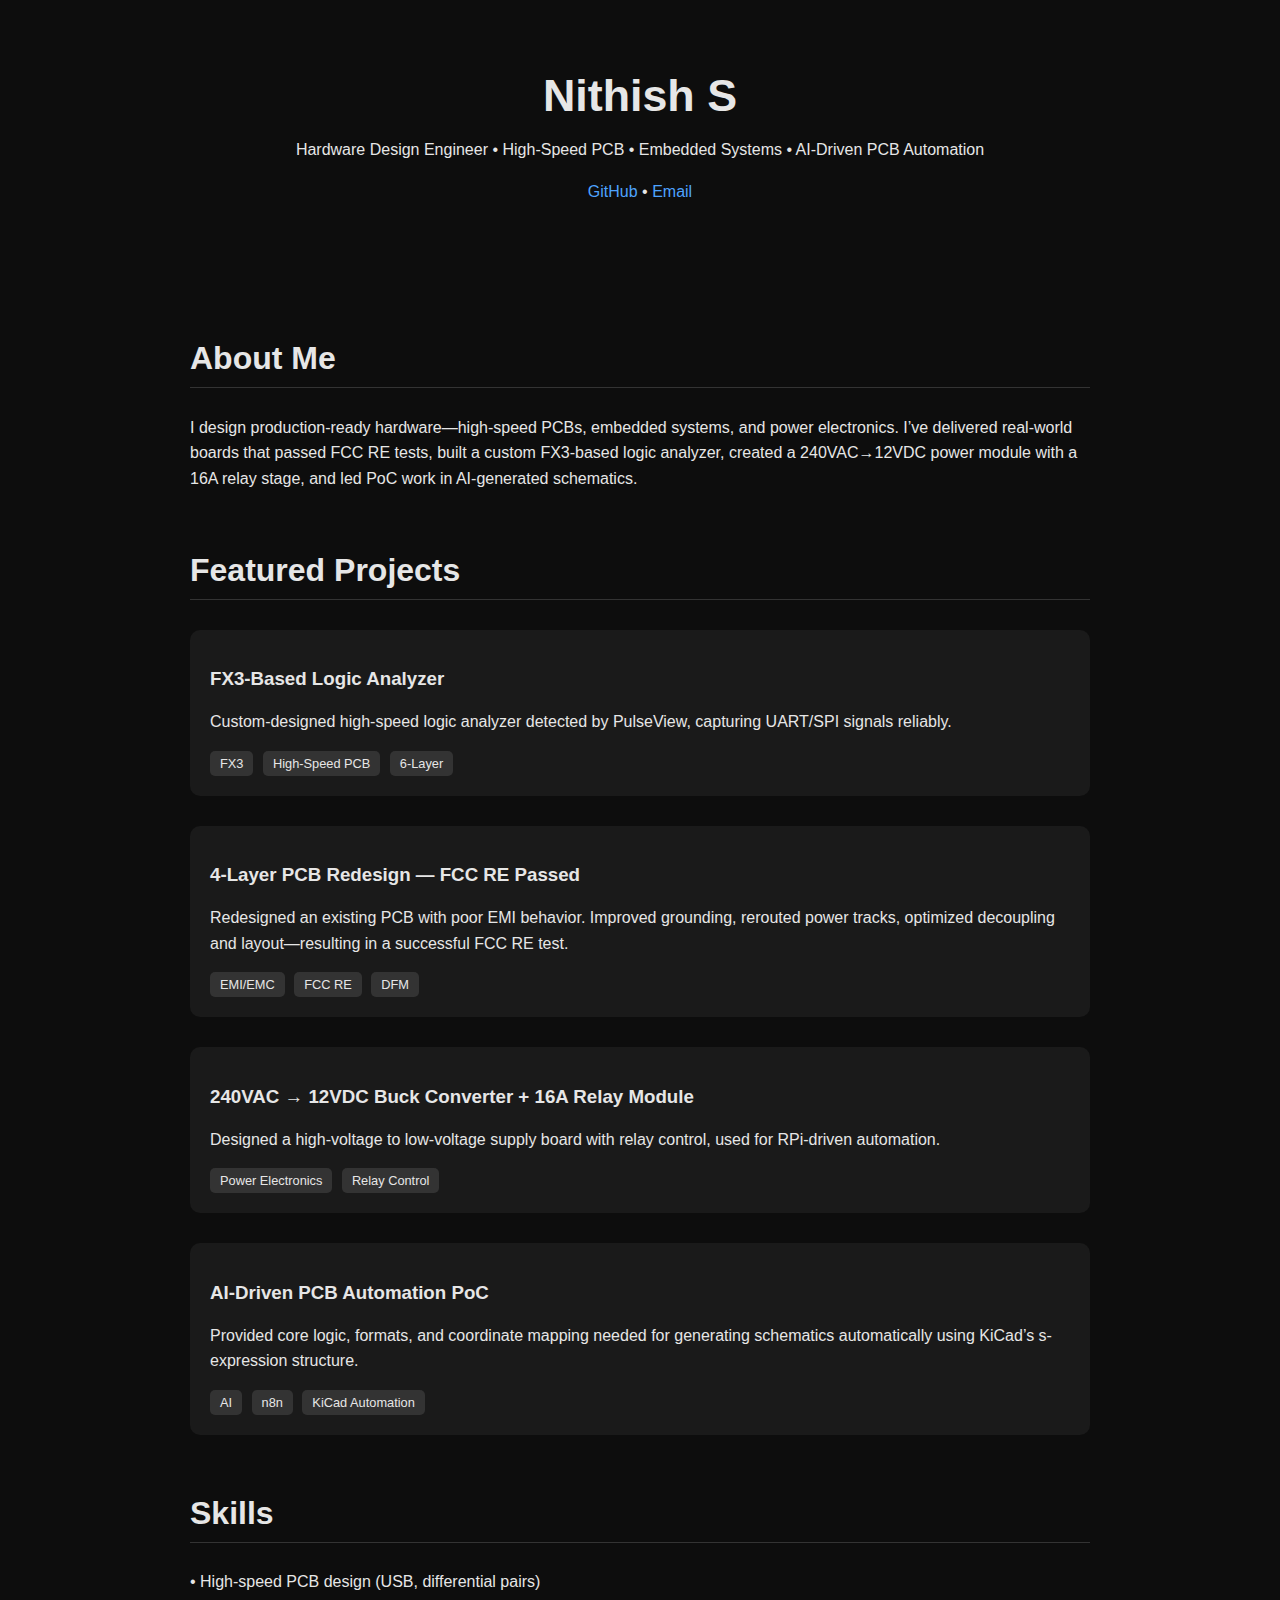
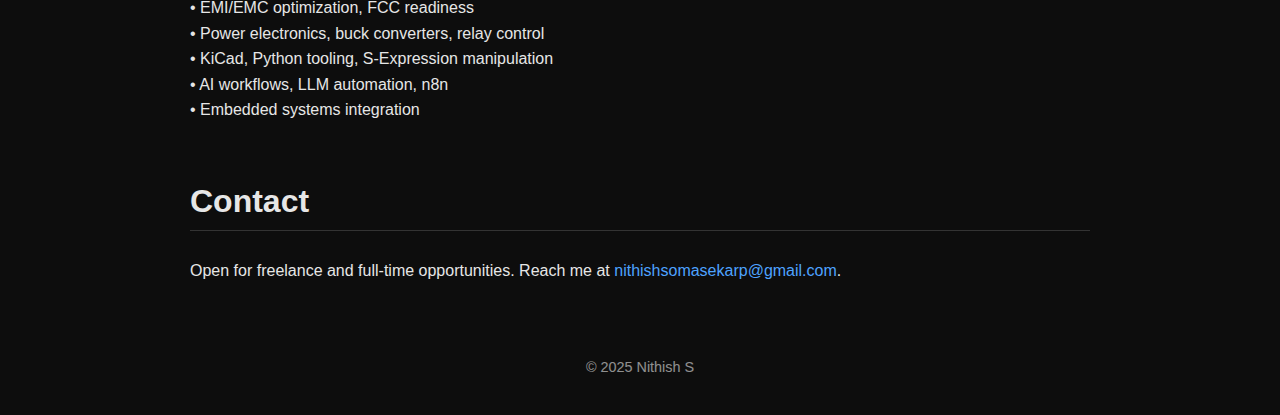
<file: index.html>
<!DOCTYPE html>
<html lang="en">
<head>
  <meta charset="UTF-8" />
  <meta name="viewport" content="width=device-width, initial-scale=1.0" />
  <title>Nithish S — Hardware Design Engineer</title>
  <style>
    body { margin: 0; font-family: Arial, sans-serif; background: #0d0d0d; color: #e6e6e6; }
    header { padding: 40px 20px; text-align: center; }
    h1 { font-size: 2.8rem; margin-bottom: 10px; }
    h2 { margin-top: 60px; font-size: 2rem; border-bottom: 1px solid #333; padding-bottom: 10px; }
    p { line-height: 1.6; }
    .container { max-width: 900px; margin: auto; padding: 20px; }
    .project { margin: 30px 0; padding: 20px; background: #1a1a1a; border-radius: 10px; }
    .tag { display: inline-block; background: #333; padding: 5px 10px; margin-right: 5px; border-radius: 5px; font-size: 0.8rem; }
    a { color: #4da3ff; text-decoration: none; }
    a:hover { text-decoration: underline; }
    footer { text-align: center; padding: 40px 0; opacity: 0.6; font-size: 0.9rem; }
  </style>
</head>
<body>
  <header>
    <h1>Nithish S</h1>
    <p>Hardware Design Engineer • High‑Speed PCB • Embedded Systems • AI‑Driven PCB Automation</p>
    <p><a href="https://github.com/" target="_blank">GitHub</a> • <a href="mailto:your@email.com">Email</a></p>
  </header>

  <div class="container">
    <h2>About Me</h2>
    <p>
      I design production‑ready hardware—high‑speed PCBs, embedded systems, and power electronics.
      I’ve delivered real-world boards that passed FCC RE tests, built a custom FX3-based logic analyzer,
      created a 240VAC→12VDC power module with a 16A relay stage, and led PoC work in AI‑generated schematics.
    </p>

    <h2>Featured Projects</h2>

    <div class="project">
      <h3>FX3‑Based Logic Analyzer</h3>
      <p>Custom-designed high-speed logic analyzer detected by PulseView, capturing UART/SPI signals reliably.</p>
      <div>
        <span class="tag">FX3</span>
        <span class="tag">High‑Speed PCB</span>
        <span class="tag">6‑Layer</span>
      </div>
    </div>

    <div class="project">
      <h3>4‑Layer PCB Redesign — FCC RE Passed</h3>
      <p>
        Redesigned an existing PCB with poor EMI behavior. Improved grounding, rerouted power tracks, optimized decoupling
        and layout—resulting in a successful FCC RE test.
      </p>
      <div>
        <span class="tag">EMI/EMC</span>
        <span class="tag">FCC RE</span>
        <span class="tag">DFM</span>
      </div>
    </div>

    <div class="project">
      <h3>240VAC → 12VDC Buck Converter + 16A Relay Module</h3>
      <p>Designed a high-voltage to low-voltage supply board with relay control, used for RPi‑driven automation.</p>
      <div>
        <span class="tag">Power Electronics</span>
        <span class="tag">Relay Control</span>
      </div>
    </div>

    <div class="project">
      <h3>AI‑Driven PCB Automation PoC</h3>
      <p>
        Provided core logic, formats, and coordinate mapping needed for generating schematics automatically using
        KiCad’s s-expression structure.
      </p>
      <div>
        <span class="tag">AI</span>
        <span class="tag">n8n</span>
        <span class="tag">KiCad Automation</span>
      </div>
    </div>

    <h2>Skills</h2>
    <p>
      • High-speed PCB design (USB, differential pairs)<br>
      • EMI/EMC optimization, FCC readiness<br>
      • Power electronics, buck converters, relay control<br>
      • KiCad, Python tooling, S-Expression manipulation<br>
      • AI workflows, LLM automation, n8n<br>
      • Embedded systems integration
    </p>

    <h2>Contact</h2>
    <p>Open for freelance and full-time opportunities. Reach me at <a href="mailto:nithishsomasekarp@gmail.com">nithishsomasekarp@gmail.com</a>.</p>
  </div>

  <footer>© 2025 Nithish S</footer>
</body>
</html>
</file>
